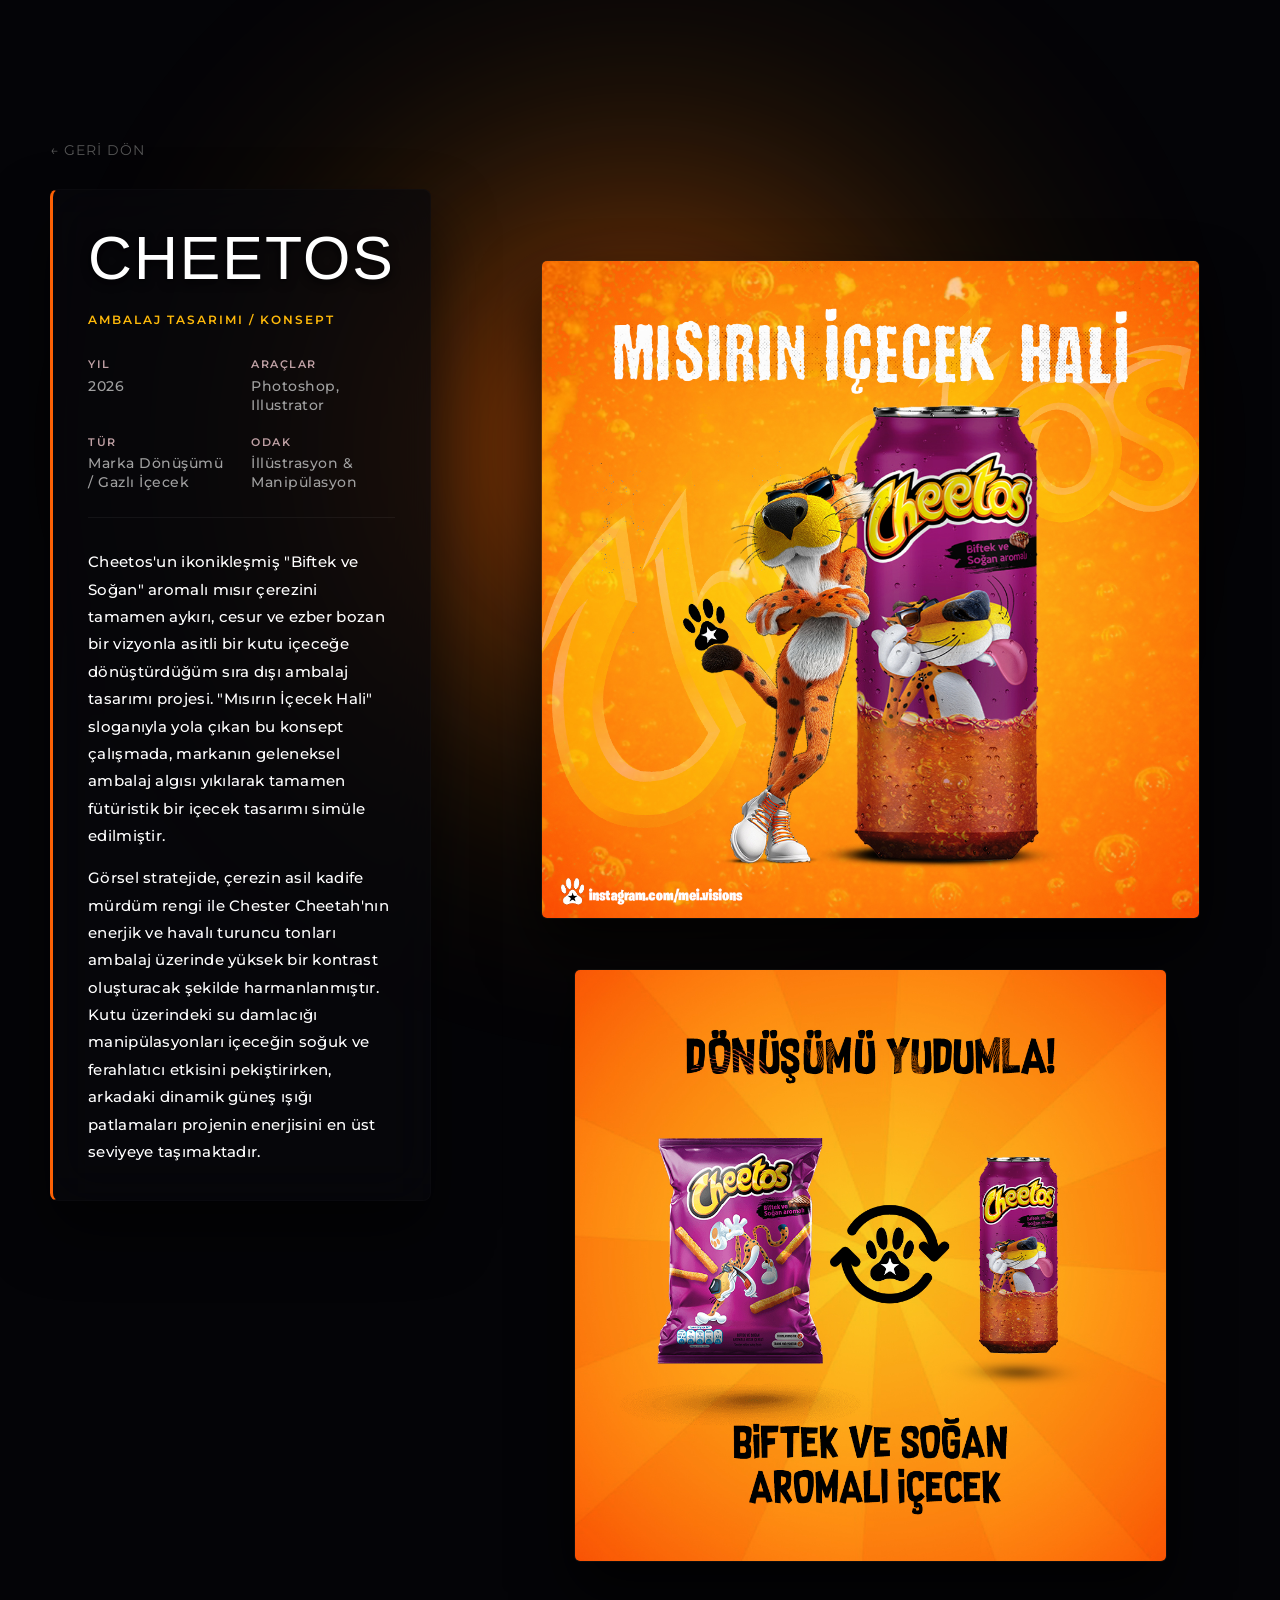
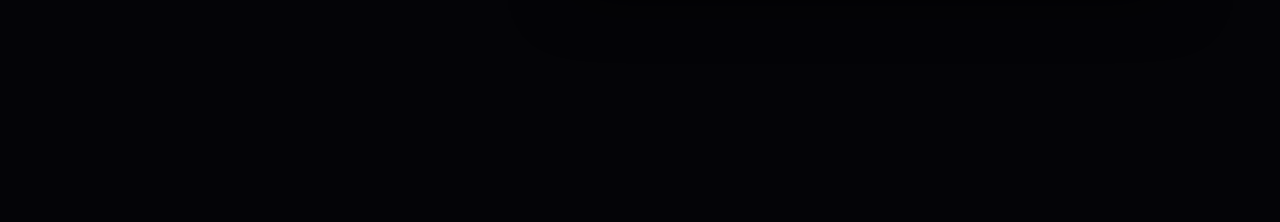
<file: cheetos.html>
<!DOCTYPE html>
<html lang="tr">
<head>
    <meta charset="UTF-8">
    <meta name="viewport" content="width=device-width, initial-scale=1.0">
    <title>Cheetos Concept | Meyra Özer</title>
    <link rel="stylesheet" href="style.css">
    
    <!-- GOOGLE FONTS: Montserrat -->
    <link rel="preconnect" href="https://fonts.googleapis.com">
    <link rel="preconnect" href="https://fonts.gstatic.com" crossorigin>
    <link href="https://fonts.googleapis.com/css2?family=Montserrat:wght@300;400;500;600;700&display=swap" rel="stylesheet">
    
    <style>
        /* PROJEYE ÖZEL ENERJİK AMBALAJ RENK AYARLARI */
        :root {
            --project-glow-orange: rgb(252, 96, 5); /* #fc6105 yoğun turuncu ambalaj aurası */
            --cheetos-orange: #fc6105;
            --cheetos-yellow: #feb90a;
            --cheetos-bright-orange: #fe9a0f;
        }

        body {
            padding: 0 !important;
            background-color: #040407;
            font-family: 'Montserrat', sans-serif;
            overflow-x: hidden;
        }

        /* REVIZYON: TAM İSTEDİĞİN GİBİ ÇOK DAHA YOĞUN VE CANLI TURUNCU AMBİANS IŞIĞI */
        .project-bg-glow {
            position: fixed;
            top: 50%; left: 50%; transform: translate(-50%, -50%);
            width: 1000px; height: 1000px;
            /* Mürdüm tonları elendi, tamamen senin sıcak turuncu ve sarı kodlarına kilitlendi */
            background: radial-gradient(circle, var(--project-glow-orange) 0%, rgba(254, 154, 15, 0.15) 40%, transparent 70%);
            filter: blur(120px);
            z-index: -2; /* Katman baloncukların arkasına itildi */
            pointer-events: none; opacity: 0.85;
            animation: pulseGlow 8s ease-in-out infinite alternate;
        }

        @keyframes pulseGlow {
            0% { opacity: 0.6; transform: translate(-50%, -50%) scale(0.95); }
            100% { opacity: 0.95; transform: translate(-50%, -50%) scale(1.05); }
        }

        /* 🥤 DÜZELTİLEN VE PARILTISI ARTIRILAN GAZLI İÇECEK BALONCUK SİSTEMİ */
        .bubble-field {
            position: fixed; top: 0; left: 0; width: 100vw; height: 100vh;
            pointer-events: none; z-index: -1; /* Arka plan ışığının üstünde, kartın altında kalır */
            overflow: hidden;
        }

        .bubble {
            position: absolute;
            bottom: -30px; 
            background: rgba(247, 246, 244, 0.18); /* Şeffaflığı netleşen iç taban */
            border: 1px solid rgba(254, 185, 10, 0.5); /* #feb90a parıltılı daha belirgin dış çember */
            border-radius: 50%;
            pointer-events: none;
            box-shadow: inset 0 2px 6px rgba(255,255,255,0.6), 0 0 12px rgba(254, 154, 15, 0.3);
            /* BUGSİZ YENİ KİLİT SATIR: Boşluk silindi, animasyon artık kusursuz tetikleniyor */
            animation: floatUpGas linear infinite;
        }

        @keyframes floatUpGas {
            0% { transform: translateY(0) translateX(0); opacity: 0; }
            15% { opacity: 0.85; }
            85% { opacity: 0.85; }
            100% { transform: translateY(-115vh) translateX(var(--wobble, 30px)); opacity: 0; }
        }

        /* KEMİK İSKELET BÖLÜM 1: YAN YANA EDİTORYAL DÜZEN */
        .case-study-container {
            display: flex; max-width: 1600px; margin: 0 auto;
            padding: 140px 50px 140px 50px; gap: 80px;
        }

        .project-meta-side { flex: 1; max-width: 450px; }

        .back-btn {
            color: #555; text-decoration: none; font-size: 0.9rem; letter-spacing: 1px;
            transition: color 0.3s ease; display: inline-block; margin-bottom: 30px;
        }
        .back-btn:hover { color: #fff; }

        /* PREMIUM EDİTORYAL KART TASARIMI */
        .editorial-card {
            background: rgba(8, 8, 12, 0.7);
            border: 1px solid rgba(255, 255, 255, 0.02);
            border-left: 3px solid var(--cheetos-orange); 
            border-radius: 8px; padding: 35px;
            backdrop-filter: blur(25px); -webkit-backdrop-filter: blur(25px);
            box-shadow: 0 30px 60px rgba(0, 0, 0, 0.6);
        }

        .case-study-container .editorial-card h1 {
            font-family: 'Supersonic Rocketship', sans-serif !important; 
            font-size: 3.80rem !important; 
            line-height: 1.1 !important;   
            margin-bottom: 20px !important;
            letter-spacing: 2px !important;
            text-transform: uppercase !important; 
            font-weight: 400 !important; 
            color: #ffffff !important; 
            filter: drop-shadow(0 3px 5px rgba(0, 0, 0, 0.95)) !important;
        }

        .editorial-card .project-category {
            font-size: 0.75rem; 
            color: var(--cheetos-yellow); 
            letter-spacing: 2px; text-transform: uppercase;
            margin-bottom: 30px; font-weight: 600;
        }

        /* PROJE KÜNYESİ (GRID) */
        .project-spec-grid {
            display: grid; grid-template-columns: 1fr 1fr; gap: 20px;
            margin-bottom: 30px; padding-bottom: 25px;
            border-bottom: 1px solid rgba(255, 255, 255, 0.05);
        }

        .spec-item {
            font-size: 0.85rem; color: #a0a0a0; letter-spacing: 0.5px; line-height: 1.4; font-weight: 500;
        }

        .spec-item span {
            display: block; font-size: 0.70rem; 
            color: #bfa0a4; 
            text-transform: uppercase; letter-spacing: 1.5px; margin-bottom: 4px; font-weight: 600;
        }

        /* BEMBEYAZ AÇIKLAMALAR */
        .project-description {
            color: #ffffff !important; line-height: 1.8; font-size: 0.95rem; font-weight: 500 !important; letter-spacing: 0.3px;
        }
        .project-description p { margin-bottom: 15px; }
        .project-description p:last-child { margin-bottom: 0; }

        /* SAĞ TARAF: SADECE İKİ GÖRSEL */
        .project-visuals-side {
            flex: 2; display: flex; flex-direction: column; gap: 50px;
        }

        /* GENEL GÖRSEL STİLLERİ */
        .showcase-img {
            width: 100%; height: auto; object-fit: contain; border-radius: 6px;
            border: 1px solid rgba(255, 255, 255, 0.03); background: rgba(10, 10, 10, 0.2);
            box-shadow: 0 30px 60px rgba(0,0,0,0.8);
            transition: transform 0.5s ease, border-color 0.5s;
        }
        .showcase-img:hover {
            transform: scale(1.01);
            border-color: rgba(252, 96, 5, 0.318);
        }

        .img-wide { width: 100%; }
        .img-focus { width: 90%; align-self: center; }

        /* TELEFON UYUMU */
        @media (max-width: 992px) {
            .case-study-container { flex-direction: column; padding: 100px 20px; gap: 50px; }
            .project-meta-side { max-width: 100%; }
            .case-study-container .editorial-card h1 { font-size: 2.6rem !important; }
            .img-focus { width: 100%; }
        }
    </style>
</head>
<body>

    <!-- Akıcı Şeffaf Baloncuk Katmanı -->
    <div class="bubble-field" id="bubbleField"></div>

    <!-- Yeni Yoğun Turuncu Ambians Işığı -->
    <div class="project-bg-glow"></div>

    <!-- ANA GÖVDE DÜZENİ -->
    <div class="case-study-container">
        
        <aside class="project-meta-side">
            <a href="javascript:history.back()" class="back-btn">← GERİ DÖN</a>
            
            <div class="editorial-card">
                <h1>CHEETOS</h1>
                <div class="project-category">Ambalaj Tasarımı / Konsept</div>
                
                <div class="project-spec-grid">
                    <div class="spec-item">
                        <span>YIL</span> 2026
                    </div>
                    <div class="spec-item">
                        <span>ARAÇLAR</span> Photoshop, Illustrator
                    </div>
                    <div class="spec-item">
                        <span>TÜR</span> Marka Dönüşümü / Gazlı İçecek
                    </div>
                    <div class="spec-item">
                        <span>ODAK</span> İllüstrasyon & Manipülasyon
                    </div>
                </div>

                <div class="project-description">
                    <p>Cheetos'un ikonikleşmiş "Biftek ve Soğan" aromalı mısır çerezini tamamen aykırı, cesur ve ezber bozan bir vizyonla asitli bir kutu içeceğe dönüştürdüğüm sıra dışı ambalaj tasarımı projesi. "Mısırın İçecek Hali" sloganıyla yola çıkan bu konsept çalışmada, markanın geleneksel ambalaj algısı yıkılarak tamamen fütüristik bir içecek tasarımı simüle edilmiştir.</p>
                    <p>Görsel stratejide, çerezin asil kadife mürdüm rengi ile Chester Cheetah'nın enerjik ve havalı turuncu tonları ambalaj üzerinde yüksek bir kontrast oluşturacak şekilde harmanlanmıştır. Kutu üzerindeki su damlacığı manipülasyonları içeceğin soğuk ve ferahlatıcı etkisini pekiştirirken, arkadaki dinamik güneş ışığı patlamaları projenin enerjisini en üst seviyeye taşımaktadır.</p>
                </div>
            </div>
        </aside>

        <main class="project-visuals-side">
            <img src="cheetos/cheetos-01.jpg" alt="Cheetos Mısırın İçecek Hali" class="showcase-img img-wide">
            <img src="cheetos/cheetos-02.jpg" alt="Cheetos Paket ve Kutu Dönüşümü" class="showcase-img img-focus">
        </main>

    </div>

    <!-- ASİTLİ BALONCUKLARI DİNAMİK ÜRETEN KOD BLOUĞU -->
    <script>
        const bubbleField = document.getElementById('bubbleField');
        const bubbleCount = 55; /* Baloncuk yoğunluğu biraz daha artırıldı */
        
        for (let i = 0; i < bubbleCount; i++) {
            const bubble = document.createElement('div');
            bubble.className = 'bubble';
            bubble.style.left = Math.random() * 100 + 'vw';
            bubble.style.animationDelay = Math.random() * -10 + 's';
            
            // Mikro küçük ve belirgin baloncukların asimetrik boyut skalası (3px - 14px)
            const size = Math.random() * 11 + 3; 
            bubble.style.width = size + 'px';
            bubble.style.height = size + 'px';
            
            // Yukarı çıkarken asit çalkantısı hissi veren organik wobble açısı
            bubble.style.setProperty('--wobble', (Math.random() * 80 - 40) + 'px');
            
            // Hızları da boyutlarına göre hafif değişken akıyor
            bubble.style.animationDuration = Math.random() * 5 + 4 + 's'; 
            bubbleField.appendChild(bubble);
        }
    </script>

</body>
</html>
</file>
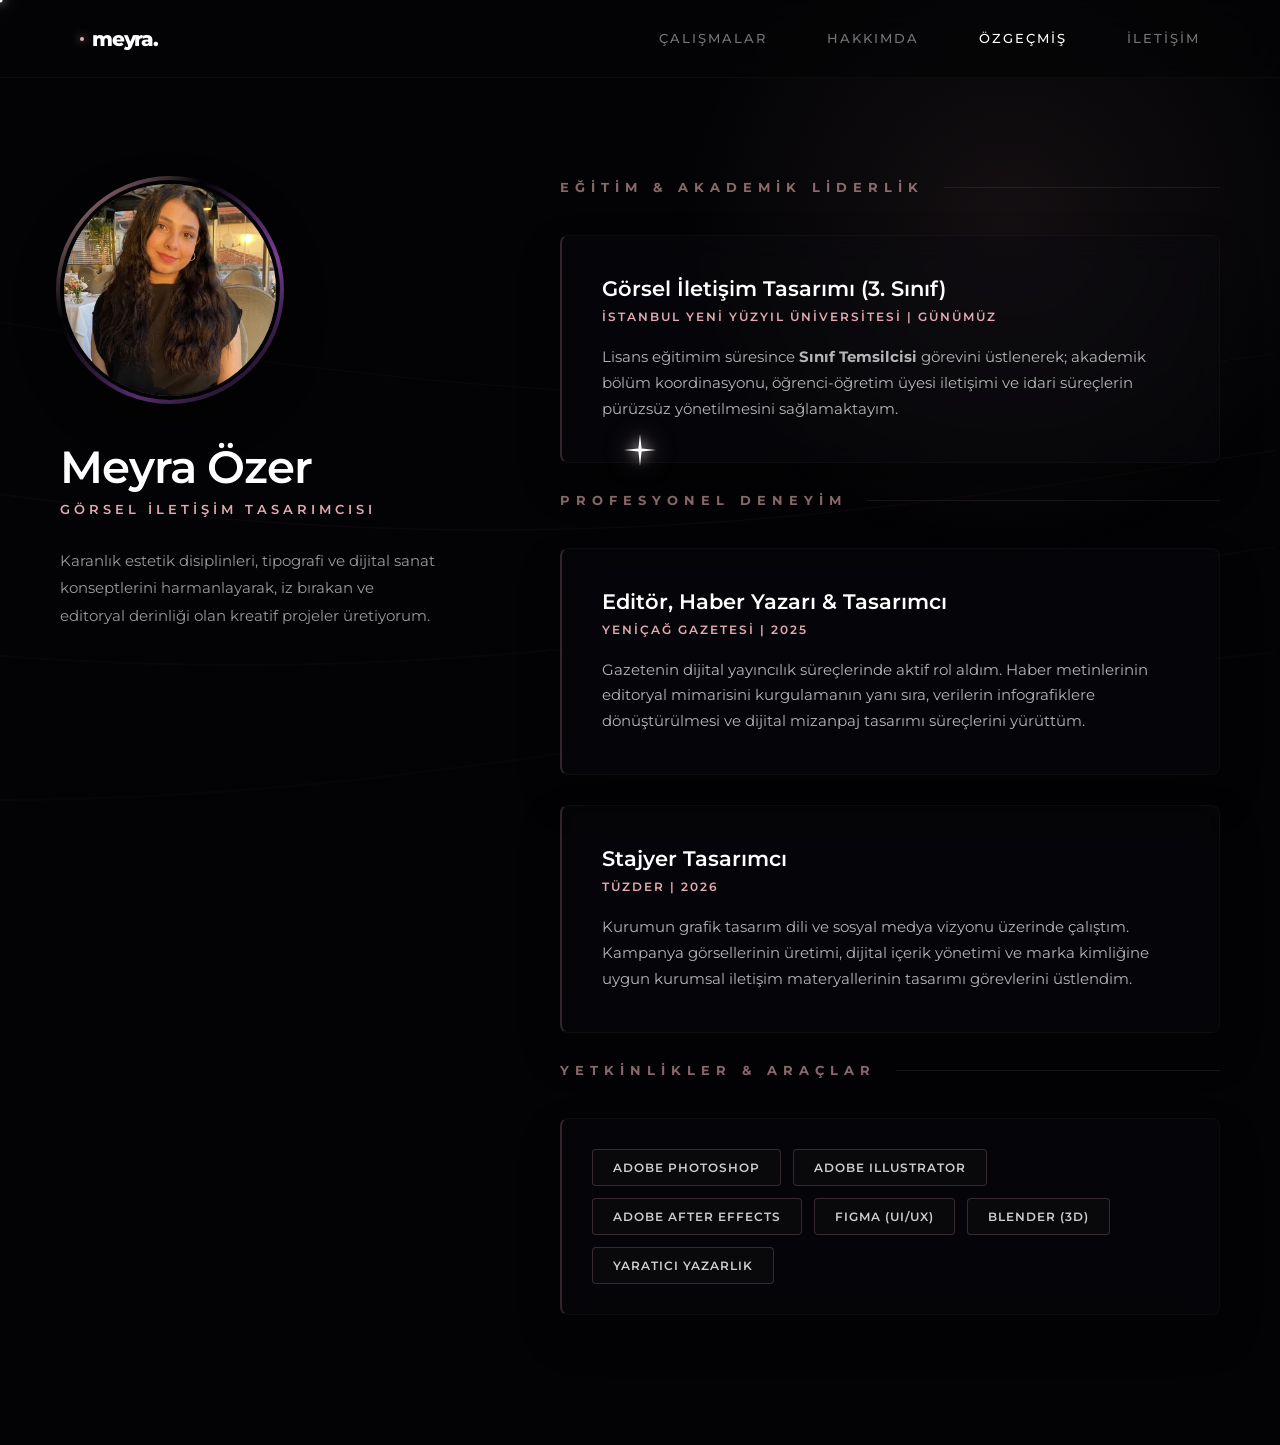
<file: ozgecmis.html>
<!DOCTYPE html>
<html lang="tr">
<head>
    <meta charset="UTF-8">
    <meta name="viewport" content="width=device-width, initial-scale=1.0">
    <title>Özgeçmiş | Meyra Özer</title>
    
    <link rel="preconnect" href="https://fonts.googleapis.com">
    <link rel="preconnect" href="https://fonts.gstatic.com" crossorigin>
    <link href="https://fonts.googleapis.com/css2?family=Montserrat:wght@300;400;500;600;700&display=swap" rel="stylesheet">
    
    <style>
        * { margin: 0; padding: 0; box-sizing: border-box; user-select: none; }
        
        body { 
            background-color: #030305; color: #fff; 
            font-family: 'Montserrat', sans-serif; overflow-x: hidden; 
        }

        /* 1. KURSÖR SİSTEMİ (Ana Sayfa ile Birebir Aynı) */
        .custom-cursor { 
            width: 5px; height: 5px; background: #fff; border-radius: 50%; 
            position: fixed; transform: translate(-50%, -50%); 
            pointer-events: none; z-index: 9999; box-shadow: 0 0 10px #fff, 0 0 20px #e2abb1; 
            transition: width 0.2s, height 0.2s;
        }
        .cursor-follower { 
            width: 32px; height: 32px; position: fixed; transform: translate(-50%, -50%); 
            pointer-events: none; z-index: 9998; color: #ffffff; 
            filter: drop-shadow(0 0 6px rgba(255, 255, 255, 0.9)) drop-shadow(0 0 12px rgba(226, 171, 177, 0.5)); 
            animation: starPulse 2.5s ease-in-out infinite alternate; transition: width 0.3s, height 0.3s;
        }
        .cursor-follower svg { width: 100%; height: 100%; }
        @keyframes starPulse { 0% { opacity: 0.4; transform: translate(-50%, -50%) scale(0.9) rotate(0deg); } 100% { opacity: 0.95; transform: translate(-50%, -50%) scale(1.15) rotate(10deg); } }
        
        body.clicked .custom-cursor { width: 10px; height: 10px; }
        body.clicked .cursor-follower { width: 44px; height: 44px; }
        body.hovering .cursor-follower { width: 44px; height: 44px; color: #e2abb1; }

        /* 2. NAVBAR (Buzlu Cam Efektli Üst Menü) */
        .navbar { 
            position: fixed; top: 0; left: 0; width: 100%; padding: 26px 80px; 
            display: flex; justify-content: space-between; align-items: center; z-index: 100; 
            background: rgba(4, 4, 6, 0.75); border-bottom: 1px solid rgba(226, 171, 177, 0.04); 
            backdrop-filter: blur(20px); -webkit-backdrop-filter: blur(20px); 
        }
        .logo { font-weight: 800; font-size: 1.25rem; letter-spacing: -1.2px; color: #fff; text-decoration: none; display: flex; align-items: center; gap: 8px; }
        .logo::before { content: ''; width: 4px; height: 4px; background: #e2abb1; border-radius: 50%; box-shadow: 0 0 8px #e2abb1; }
        .nav-links { display: flex; gap: 60px; }
        .nav-item { font-weight: 500; font-size: 0.8rem; letter-spacing: 2px; text-transform: uppercase; color: rgba(255, 255, 255, 0.45); text-decoration: none; position: relative; padding: 5px 0; transition: color 0.3s ease; }
        .nav-item::after { content: ''; position: absolute; bottom: 0; left: 0; width: 100%; height: 1px; background: #e2abb1; transform: scaleX(0); transform-origin: right; transition: transform 0.4s cubic-bezier(0.7, 0, 0.3, 1); }
        .nav-item:hover { color: #fff; }
        .nav-item:hover::after { transform: scaleX(1); transform-origin: left; }

        /* 3. DİNAMİK SIVI İPEK CANVAS & AMBİANS */
        #waveCanvas { position: fixed; top: 0; left: 0; width: 100vw; height: 100vh; pointer-events: none; z-index: -2; opacity: 0.7; }
        .ambient-light { position: fixed; width: 800px; height: 800px; border-radius: 50%; background: radial-gradient(circle, rgba(226, 171, 177, 0.08) 0%, transparent 60%); top: -20%; right: -10%; z-index: -3; pointer-events: none; }

        /* 4. PREMIUM CV İSKELETİ */
        .cv-wrapper { max-width: 1300px; margin: 0 auto; padding: 180px 60px 100px 60px; display: grid; grid-template-columns: 380px 1fr; gap: 120px; }

        /* Lüks Sol Taraf & Animasyonlu Fotoğraf */
        .sidebar { position: sticky; top: 160px; height: fit-content; display: flex; flex-direction: column; align-items: flex-start; }
        
        .profile-img-container {
            position: relative; width: 220px; height: 220px; border-radius: 50%; 
            margin-bottom: 40px; box-shadow: 0 20px 40px rgba(0,0,0,0.5);
            animation: floatPhoto 6s ease-in-out infinite; 
        }
        /* Etrafında dönen toz pembe ışık halkası */
        .profile-img-container::before {
            content: ''; position: absolute; top: -4px; left: -4px; right: -4px; bottom: -4px;
            background: linear-gradient(135deg, #e2abb1, transparent, #8c4baf, transparent);
            border-radius: 50%; z-index: -1; animation: spinAura 8s linear infinite;
        }
        .profile-img { width: 100%; height: 100%; border-radius: 50%; object-fit: cover; border: 4px solid #030305; background-color: #111; }
        
        @keyframes floatPhoto { 0%, 100% { transform: translateY(0); } 50% { transform: translateY(-12px); box-shadow: 0 30px 50px rgba(226, 171, 177, 0.15); } }
        @keyframes spinAura { 0% { transform: rotate(0deg); } 100% { transform: rotate(360deg); } }
        
        .name { font-size: 2.8rem; font-weight: 600; letter-spacing: -1px; margin-bottom: 8px; color: #fff; animation: fadeUp 1s forwards; opacity: 0; }
        
        /* Font hatası düzeltildi: Montserrat yapıldı */
        .role { font-weight: 600; color: #e2abb1; letter-spacing: 4px; text-transform: uppercase; font-size: 0.80rem; margin-bottom: 30px; animation: fadeUp 1s 0.2s forwards; opacity: 0; }
        .bio { font-size: 0.95rem; color: rgba(255,255,255,0.6); line-height: 1.8; font-weight: 400; animation: fadeUp 1s 0.3s forwards; opacity: 0; }

        /* Sağ Taraf: Cam Efektli Kartlar */
        .section-title { font-size: 0.8rem; font-weight: 700; letter-spacing: 6px; color: rgba(226, 171, 177, 0.6); margin-bottom: 40px; display: flex; align-items: center; gap: 20px; text-transform: uppercase; animation: fadeUp 1s 0.3s forwards; opacity: 0; }
        .section-title::after { content: ''; flex: 1; height: 1px; background: rgba(226,171,177,0.1); }

        .job-card { background: rgba(12, 12, 16, 0.4); border: 1px solid rgba(255,255,255,0.03); border-left: 2px solid rgba(226,171,177,0.2); border-radius: 8px; padding: 40px; margin-bottom: 30px; backdrop-filter: blur(15px); -webkit-backdrop-filter: blur(15px); box-shadow: 0 20px 40px rgba(0,0,0,0.3); transition: all 0.5s cubic-bezier(0.2, 1, 0.2, 1); opacity: 0; }
        .job-card:hover { border-left: 2px solid #e2abb1; background: rgba(20, 20, 26, 0.6); transform: translateY(-5px); box-shadow: 0 30px 60px rgba(0,0,0,0.5); }
        
        .card-1 { animation: fadeUp 1s 0.4s forwards; }
        .card-2 { animation: fadeUp 1s 0.5s forwards; }
        .card-3 { animation: fadeUp 1s 0.6s forwards; }
        .card-4 { animation: fadeUp 1s 0.7s forwards; }

        .job-card h3 { font-size: 1.3rem; font-weight: 600; margin-bottom: 8px; color: #fff; }
        /* Font hatası düzeltildi: Montserrat yapıldı ve Türkçe/İngilizce kurallarına uyuldu */
        .job-meta { font-size: 0.75rem; letter-spacing: 2px; color: #e2abb1; text-transform: uppercase; margin-bottom: 20px; font-weight: 600; }
        .job-card p { font-size: 0.95rem; color: rgba(255,255,255,0.7); line-height: 1.7; font-weight: 400; }

        .skills-container { display: flex; flex-wrap: wrap; gap: 12px; }
        .skill-badge { font-size: 0.75rem; font-weight: 600; letter-spacing: 1px; text-transform: uppercase; padding: 10px 20px; border: 1px solid rgba(226,171,177,0.2); border-radius: 4px; color: rgba(255,255,255,0.8); background: rgba(255,255,255,0.02); transition: 0.3s; }
        .skill-badge:hover { border-color: #e2abb1; color: #fff; background: rgba(226,171,177,0.05); }

        @keyframes fadeUp { from { opacity: 0; transform: translateY(40px); } to { opacity: 1; transform: translateY(0); } }

        /* TELEFON UYUMU */
        @media (max-width: 1024px) {
            .navbar { padding: 20px 30px; }
            .cv-wrapper { grid-template-columns: 1fr; gap: 60px; padding: 120px 30px; }
            .sidebar { position: relative; top: 0; text-align: center; display: flex; flex-direction: column; align-items: center; }
            .custom-cursor, .cursor-follower { display: none; }
        }
    </style>
</head>
<body>

    <div class="custom-cursor" id="cursor"></div>
    <div class="cursor-follower" id="follower">
        <svg viewBox="0 0 24 24" fill="none" xmlns="http://www.w3.org/2000/svg">
            <path d="M12 0 L13.2 10.8 L24 12 L13.2 13.2 L12 24 L10.8 13.2 L0 12 L10.8 10.8 Z" fill="currentColor"/>
        </svg>
    </div>

    <canvas id="waveCanvas"></canvas>
    <div class="ambient-light"></div>

    <header class="navbar">
        <a href="index.html" class="logo interactive">meyra.</a>
        <nav class="nav-links">
            <a href="index.html#calismalar" class="nav-item interactive">ÇALIŞMALAR</a>
            <a href="index.html#hakkimda" class="nav-item interactive">HAKKIMDA</a>
            <a href="ozgecmis.html" class="nav-item interactive" style="color: #fff;">ÖZGEÇMİŞ</a>
            <a href="index.html#iletisim" class="nav-item interactive">İLETİŞİM</a>
        </nav>
    </header>

    <div class="cv-wrapper">
        <aside class="sidebar">
            <div class="profile-img-container interactive">
                <img src="fotografin.jpg" class="profile-img" alt="Meyra Özer">
            </div>
            <div class="name">Meyra Özer</div>
            <div class="role">Görsel İletişim Tasarımcısı</div>
            <p class="bio">Karanlık estetik disiplinleri, tipografi ve dijital sanat konseptlerini harmanlayarak, iz bırakan ve editoryal derinliği olan kreatif projeler üretiyorum.</p>
        </aside>

        <main>
            <div class="section-title">EĞİTİM & AKADEMİK LİDERLİK</div>
            <div class="job-card card-1 interactive">
                <h3>Görsel İletişim Tasarımı (3. Sınıf)</h3>
                <div class="job-meta">İSTANBUL YENİ YÜZYIL ÜNİVERSİTESİ | GÜNÜMÜZ</div>
                <p>Lisans eğitimim süresince <strong>Sınıf Temsilcisi</strong> görevini üstlenerek; akademik bölüm koordinasyonu, öğrenci-öğretim üyesi iletişimi ve idari süreçlerin pürüzsüz yönetilmesini sağlamaktayım.</p>
            </div>

            <div class="section-title">PROFESYONEL DENEYİM</div>
            <div class="job-card card-2 interactive">
                <h3>Editör, Haber Yazarı & Tasarımcı</h3>
                <div class="job-meta">YENİÇAĞ GAZETESİ | 2025</div>
                <p>Gazetenin dijital yayıncılık süreçlerinde aktif rol aldım. Haber metinlerinin editoryal mimarisini kurgulamanın yanı sıra, verilerin infografiklere dönüştürülmesi ve dijital mizanpaj tasarımı süreçlerini yürüttüm.</p>
            </div>
            <div class="job-card card-3 interactive">
                <h3>Stajyer Tasarımcı</h3>
                <div class="job-meta">TÜZDER | 2026</div>
                <p>Kurumun grafik tasarım dili ve sosyal medya vizyonu üzerinde çalıştım. Kampanya görsellerinin üretimi, dijital içerik yönetimi ve marka kimliğine uygun kurumsal iletişim materyallerinin tasarımı görevlerini üstlendim.</p>
            </div>

            <div class="section-title">YETKİNLİKLER & ARAÇLAR</div>
            <div class="job-card card-4 interactive" style="padding: 30px;">
                <div class="skills-container">
                    <span class="skill-badge">ADOBE PHOTOSHOP</span>
                    <span class="skill-badge">ADOBE ILLUSTRATOR</span>
                    <span class="skill-badge">ADOBE AFTER EFFECTS</span>
                    <span class="skill-badge">FIGMA (UI/UX)</span>
                    <span class="skill-badge">BLENDER (3D)</span>
                    <span class="skill-badge">YARATICI YAZARLIK</span>
                </div>
            </div>
        </main>
    </div>

    <script>
        // 1. Kusursuz Mouse Takip Sistemi
        const cursor = document.getElementById('cursor');
        const follower = document.getElementById('follower');
        const body = document.body;
        let mouseX = window.innerWidth / 2, mouseY = window.innerHeight / 2;
        let fX = mouseX, fY = mouseY;

        document.addEventListener('mousemove', (e) => {
            mouseX = e.clientX; mouseY = e.clientY;
            cursor.style.left = mouseX + 'px'; cursor.style.top = mouseY + 'px';
        });

        function updateFollower() {
            fX += (mouseX - fX) * 0.12; fY += (mouseY - fY) * 0.12;
            follower.style.left = fX + 'px'; follower.style.top = fY + 'px';
            requestAnimationFrame(updateFollower);
        }
        updateFollower();

        // Tıklama ve Hover Efektleri
        const interactives = document.querySelectorAll('.interactive');
        interactives.forEach(item => {
            item.addEventListener('mouseenter', () => body.classList.add('hovering'));
            item.addEventListener('mouseleave', () => body.classList.remove('hovering'));
        });
        document.addEventListener('click', () => {
            body.classList.add('clicked');
            setTimeout(() => body.classList.remove('clicked'), 300);
        });

        // 2. Çok Katmanlı Yeni Nesil Sıvı İpek Animasyonu
        const canvas = document.getElementById('waveCanvas');
        const ctx = canvas.getContext('2d');
        
        function resize() { canvas.width = window.innerWidth; canvas.height = window.innerHeight; }
        window.addEventListener('resize', resize); resize();

        let tick = 0;
        function drawWaves() {
            ctx.clearRect(0, 0, canvas.width, canvas.height);
            for (let i = 0; i < 4; i++) {
                ctx.beginPath();
                ctx.lineWidth = 1 + (i * 0.5);
                ctx.strokeStyle = `rgba(226, 171, 177, ${0.06 - (i * 0.01)})`;
                let baseHeight = canvas.height * (0.35 + (i * 0.15));
                for (let x = 0; x <= canvas.width; x += 15) {
                    let mouseDist = (mouseY - canvas.height/2) * 0.1 * Math.sin(x * 0.001);
                    let y = baseHeight + Math.sin(x * 0.002 + tick + (i*0.5)) * 80 * Math.cos(tick * 0.3) + mouseDist;
                    if (x === 0) ctx.moveTo(x, y); else ctx.lineTo(x, y);
                } ctx.stroke();
            }
            tick += 0.004; requestAnimationFrame(drawWaves);
        }
        drawWaves();
    </script>
</body>
</html>
</file>
<file: style.css>
/* GLOBAL AYARLAR */
* {
    margin: 0;
    padding: 0;
    box-sizing: border-box;
}

/* TÜM SAYFANIN PREMIUM SCROLLBAR TASARIMI */
::-webkit-scrollbar {
    width: 8px;
}

::-webkit-scrollbar-track {
    background: #050505;
}

::-webkit-scrollbar-thumb {
    background: rgba(255, 255, 255, 0.1);
    border-radius: 4px;
    border: 2px solid #050505;
    transition: background 0.3s ease;
}

::-webkit-scrollbar-thumb:hover {
    background: rgba(255, 182, 193, 0.4); /* Toz pembe temaya uyumlu loş hover */
}

body {
    background-color: #080808; 
    color: #e0e0e0;
    font-family: 'Montserrat', sans-serif; /* Yepyeni Montserrat fontumuz */
    overflow-x: hidden;
    scroll-behavior: smooth;
    isolation: isolate; /* Işıkları duvarın arkasından öne çıkaran sihirli kod */
}

/* ------------------- */
/* HERO (KAPAK) BÖLÜMÜ */
/* ------------------- */
.hero-section {
    position: relative;
    width: 100%;
    height: 100vh;
    display: flex;
    justify-content: center;
    align-items: center;
    overflow: hidden;
}

.bg-video {
    position: absolute;
    top: 50%;
    left: 50%;
    min-width: 100%;
    min-height: 100%;
    transform: translate(-50%, -50%);
    object-fit: cover;
    z-index: 1;
    opacity: 0.8; 
}

.video-overlay {
    position: absolute;
    top: 0;
    left: 0;
    width: 100%;
    height: 100%;
    background: radial-gradient(circle, rgba(0,0,0,0.4) 0%, rgba(0,0,0,0.85) 100%);
    z-index: 2;
}

/* HERO İÇERİK KABI */
.hero-content {
    position: relative;
    z-index: 3;
    text-align: center;
    filter: drop-shadow(0 0 25px rgba(255, 255, 255, 0.25)); /* Güvenli parlama alanı */
}

/* GÜNCELLENEN GRAFİKSEL H1 BAŞLIĞI */
.hero-content h1 {
    font-family: 'Playfair Display', serif; /* Başlığın o asil tırnaklı kontrastı korunuyor */
    font-size: 95px;
    font-weight: 400;
    letter-spacing: 14px;
    margin-bottom: 15px;
    line-height: 1.2;
    
    /* Beyazdan parlak gümüş griye keskin degrade */
    background: linear-gradient(180deg, #ffffff 30%, #cccccc 100%);
    -webkit-background-clip: text;
    -webkit-text-fill-color: transparent;
    background-clip: text;
}

.hero-content p {
    font-size: 14px;
    font-weight: 300;
    color: #a0a0a0;
    letter-spacing: 8px;
    text-transform: uppercase;
    margin-bottom: 60px;
}

.scroll-indicator {
    font-size: 11px;
    color: #e3e3e3;
    letter-spacing: 3px;
    text-transform: uppercase;
    animation: floating 2.5s ease-in-out infinite;
    line-height: 2;
}

/* ------------------- */
/* YÜKLENME ANİMASYONLARI (FADE UP) */
/* ------------------- */
.fade-up {
    opacity: 0;
    transform: translateY(30px);
    animation: fadeUpAnim 1.2s cubic-bezier(0.16, 1, 0.3, 1) forwards;
}

.delay-1 { animation-delay: 0.3s; }
.delay-2 { animation-delay: 0.6s; }

@keyframes fadeUpAnim {
    to {
        opacity: 1;
        transform: translateY(0);
    }
}

@keyframes floating {
    0%, 100% { transform: translateY(0); }
    50% { transform: translateY(10px); }
}

/* ------------------- */
/* PROJELER GALERİSİ */
/* ------------------- */
main {
    max-width: 1300px;
    margin: 0 auto;
    padding: 120px 30px;
}

.section-header {
    margin-bottom: 60px;
    display: flex;
    align-items: center;
    gap: 20px;
}

.section-title {
    font-family: 'Playfair Display', serif;
    font-size: 32px;
    font-weight: 400;
    letter-spacing: 2px;
    background: linear-gradient(180deg, #ffffff 50%, #b0b0b0 100%);
    -webkit-background-clip: text;
    -webkit-text-fill-color: transparent;
}

.line {
    flex-grow: 1;
    height: 1px;
    background: linear-gradient(90deg, rgba(255,255,255,0.4), rgba(106, 27, 154, 0.2), transparent);
}

.gallery {
    display: grid;
    grid-template-columns: repeat(auto-fit, minmax(340px, 1fr));
    gap: 40px;
}

.project-card {
    background: rgba(20, 20, 20, 0.4);
    border: 1px solid rgba(255, 255, 255, 0.05);
    border-radius: 2px; 
    backdrop-filter: blur(10px); 
    overflow: hidden;
    cursor: pointer;
    transition: all 0.5s cubic-bezier(0.16, 1, 0.3, 1);
}

.card-img-placeholder {
    width: 100%;
    height: 300px;
    background-color: #111;
    transition: transform 0.7s ease;
}

.project-card:hover .card-img-placeholder {
    transform: scale(1.05); 
    background-color: #1a1a1a;
}

.project-info {
    padding: 25px;
    position: relative;
    background: linear-gradient(0deg, #0f0f0f 0%, transparent 100%);
    margin-top: -50px; 
}

.project-info h3 {
    font-family: 'Playfair Display', serif;
    font-size: 22px;
    color: #fff;
    font-weight: 400;
    margin-bottom: 6px;
    letter-spacing: 1px;
}

.project-info p {
    font-size: 13px;
    color: #888;
    letter-spacing: 1.5px;
    font-weight: 300;
    text-transform: uppercase;
}

.reveal {
    opacity: 0;
    transform: translateY(50px);
    transition: all 0.9s cubic-bezier(0.16, 1, 0.3, 1);
}

.reveal.active {
    opacity: 1;
    transform: translateY(0);
}

footer {
    text-align: center;
    padding: 80px 20px;
    color: #555;
    font-size: 13px;
    letter-spacing: 2px;
    background: linear-gradient(0deg, #050505 0%, #080808 100%);
}

footer p {
    margin-bottom: 12px;
}

/* ------------------- */
/* SLIDER (KAYDIRMALI GALERİ) */
/* ------------------- */
.project-slider {
    display: flex;
    gap: 20px;
    overflow-x: auto; 
    scroll-snap-type: x mandatory; 
    padding: 20px 0;
}

.project-slider::-webkit-scrollbar {
    height: 6px; 
}

.project-slider::-webkit-scrollbar-track {
    background: rgba(255, 255, 255, 0.05); 
    border-radius: 10px;
}

.project-slider::-webkit-scrollbar-thumb {
    background: rgba(255, 255, 255, 0.3); 
    border-radius: 10px;
}

.project-slider img {
    height: 500px;
    object-fit: contain;
    scroll-snap-align: center;
    border-radius: 4px;
    transition: transform 0.3s ease;
}

.card-img-real {
    width: 100%;
    height: 300px;
    object-fit: cover; 
    transition: transform 0.7s ease;
    display: block; 
}

.project-card:hover .card-img-real {
    transform: scale(1.05);
}

/* --- KUSURSUZ NAVBAR TASARIMI --- */
.navbar {
    position: fixed; 
    top: 0;
    left: 0;
    width: 100%;
    padding: 25px 50px;
    display: flex;
    justify-content: space-between;
    align-items: center;
    background: rgba(10, 10, 10, 0.4); 
    backdrop-filter: blur(10px); 
    -webkit-backdrop-filter: blur(10px); 
    z-index: 1000; 
    box-sizing: border-box;
    border-bottom: 1px solid rgba(255, 255, 255, 0.05); 
}

.navbar .logo {
    font-family: 'Keep Calm', serif;
    color: #fff;
    text-decoration: none;
    font-size: 1.5rem;
    letter-spacing: 3px;
}

.navbar .nav-links {
    display: flex;
    gap: 40px;
}

.navbar .nav-links a {
    color: #a0a0a0;
    text-decoration: none;
    font-size: 0.85rem;
    letter-spacing: 2px;
    text-transform: uppercase;
    transition: color 0.3s ease;
}

.navbar .nav-links a:hover {
    color: #fff; 
}

/* EKRAN KÜÇÜLDÜĞÜNDE DEVREYE GİRECEK KODLAR */
@media (max-width: 768px) {
    nav, .navbar, header {
        flex-direction: column !important;
        gap: 15px;
        text-align: center;
        padding: 10px;
    }
    
    h1 {
        font-size: 2.5rem !important;
        line-height: 1.2;
    }
    
    h2, h3 {
        font-size: 1.8rem !important;
    }
    
    img {
        max-width: 100% !important;
        height: auto !important;
    }
    
    .container, section, main {
        padding-left: 15px !important;
        padding-right: 15px !important;
    }
}

/* =================================================== */
/* SOFT TOZ PEMBE NEBULA IŞIKLARI (YENİ VE HIZLI)       */
/* =================================================== */
.ambient-blob {
    position: fixed;
    width: 850px;
    height: 850px;
    border-radius: 50%;
    pointer-events: none;
    z-index: -1; 
    filter: blur(150px);
    mix-blend-mode: screen;
    opacity: 0.22;
    animation: floatNebula 12s ease-in-out infinite alternate;
}

.blob-1 {
    top: -25%;
    left: -20%;
    background: radial-gradient(circle, rgba(255, 182, 193, 0.6) 0%, rgba(244, 143, 177, 0.2) 50%, transparent 70%);
    animation-duration: 9s;
}

.blob-2 {
    top: 20%;
    right: -20%;
    background: radial-gradient(circle, rgba(224, 176, 255, 0.5) 0%, rgba(255, 192, 203, 0.15) 50%, transparent 70%);
    animation-duration: 14s;
    animation-delay: -3s;
}

.blob-3 {
    bottom: -25%;
    left: -15%;
    background: radial-gradient(circle, rgba(219, 112, 147, 0.5) 0%, rgba(244, 143, 177, 0.1) 50%, transparent 70%);
    animation-duration: 11s;
}

@keyframes floatNebula {
    0% { transform: translate(0, 0) scale(1) rotate(0deg); }
    50% { transform: translate(100px, 60px) scale(1.15) rotate(120deg); }
    100% { transform: translate(-50px, 100px) scale(0.95) rotate(240deg); }
}

/* TOZ PEMBE PREMIUM HOVER EFEKTİ */
.project-card:hover {
    transform: translateY(-12px) scale(1.02);
    border-color: rgba(255, 182, 193, 0.4);
    box-shadow: 0 25px 50px rgba(0,0,0,0.8), 0 0 40px rgba(255, 182, 193, 0.15);
}

/* =================================================== */
/* KOZMİK GÖKYÜZÜ VE UÇUŞAN YILDIZLAR TASARIMI          */
/* =================================================== */
.star-field {
    position: fixed;
    top: 0;
    left: 0;
    width: 100vw;
    height: 100vh;
    pointer-events: none;
    z-index: -1;
    overflow: hidden;
}

.star {
    position: absolute;
    background-color: rgba(255, 255, 255, 0.85);
    border-radius: 50%;
    box-shadow: 0 0 10px rgba(255, 255, 255, 0.8), 0 0 20px rgba(138, 43, 226, 0.4);
    animation: flyAndTwinkle linear infinite;
}

@keyframes flyAndTwinkle {
    0% { transform: translateY(0) rotate(0deg); opacity: 0; }
    10% { opacity: 0.8; }
    90% { opacity: 0.8; }
    100% { transform: translateY(-120vh) rotate(360deg); opacity: 0; }
}
</file>
